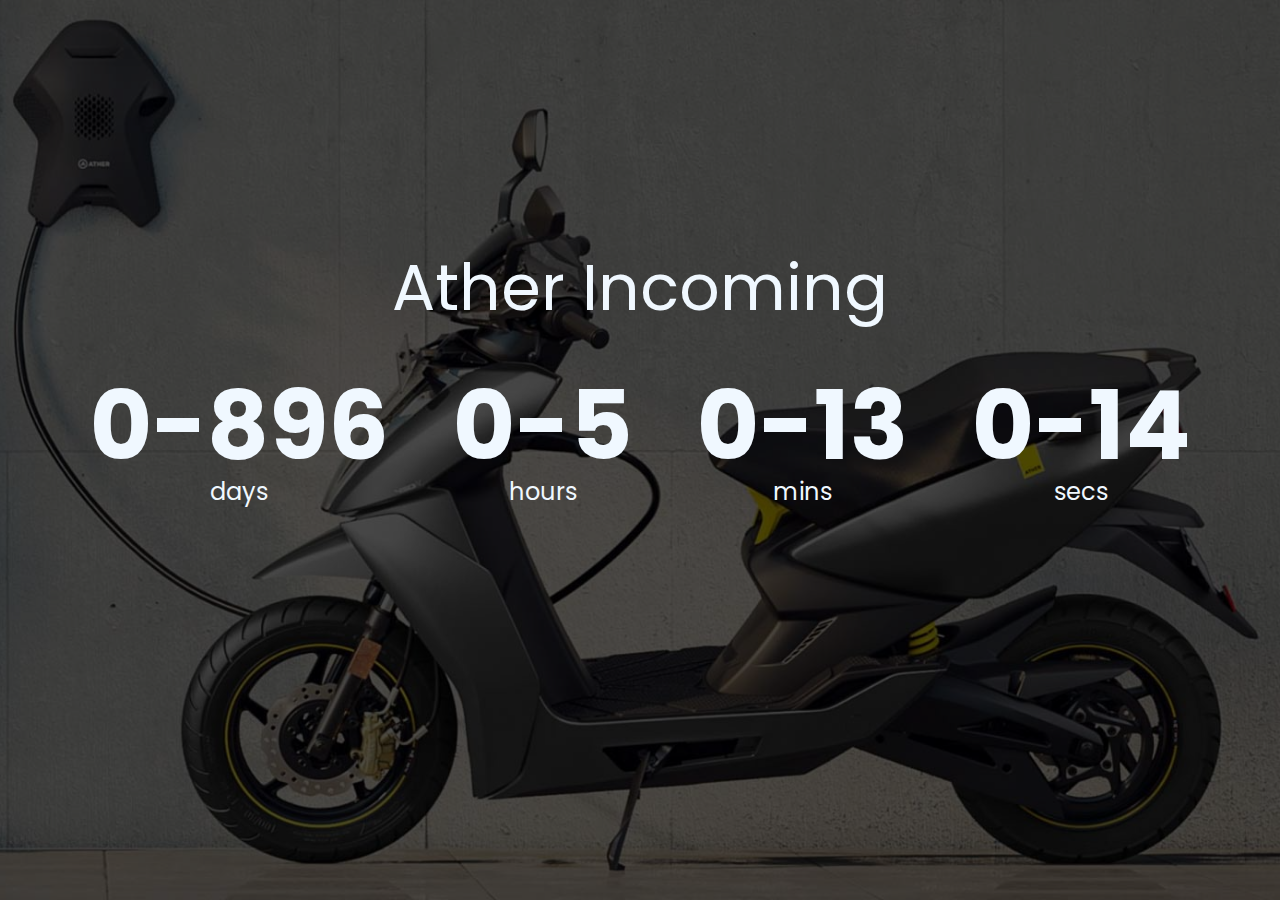
<file: JS projs/countdown-timer/index.html>
<!DOCTYPE html>
<html lang="en">
  <head>
    <meta charset="UTF-8" />
    <meta name="viewport" content="width=device-width, initial-scale=1.0" />
    <title>countdown-timer</title>
    <link rel="stylesheet" href="style.css" />
    <script src="script.js" defer></script>
  </head>
  <body>
    <h1>Ather Incoming</h1>
    <div class="countdown-container">
      <div class=" count-el days-c">
        <p class="big-text" id="days">0</p>
        <span>days</span>
      </div>
      <div class="count-el hours-c">
        <p class="big-text" id="hours">0</p>
        <span>hours</span>
      </div>
      <div class="count-el mins-c">
        <p class="big-text" id="mins">0</p>
        <span>mins</span>
      </div>
      <div class="count-el secs-c">
        <p class="big-text" id="secs">0</p>
        <span>secs</span>
      </div>
    </div>
  </body>
</html>
</file>
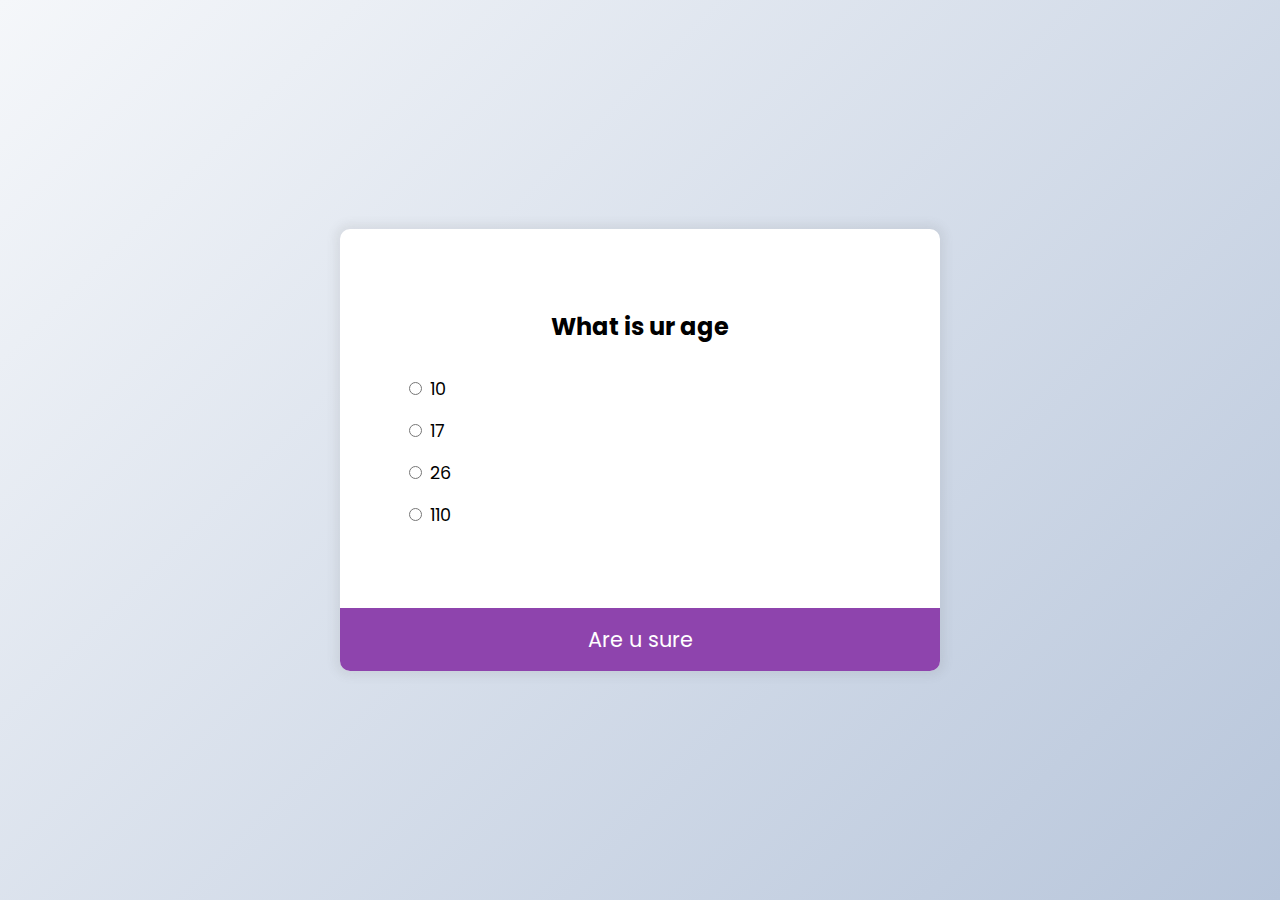
<file: JS projs/quiz-app/index.html>
<!DOCTYPE html>
<html lang="en">
  <head>
    <meta charset="UTF-8" />
    <meta name="viewport" content="width=device-width, initial-scale=1.0" />
    <title>Quiz-app</title>
    <link rel="stylesheet" href="style.css" />
    <script src="script.js" defer></script>
  </head>
  <body>
    <div class="quiz-container" id="quiz">
      <div class="quiz-header">
        <h2 id="question">Question text</h2>
        <ul>
          <li>
            <input type="radio" id="a" name="answer" class="ans">
            <label for="a" id="a_text">Question</label>
          </li>
          <li>
            <input type="radio" id="b" name="answer" class="ans">
            <label for="b" id="b_text">Question</label>
          </li>
          <li>
            <input type="radio" id="c" name="answer" class="ans">
            <label for="c" id="c_text">Question</label>
          </li>
          <li>
            <input type="radio" id="d" name="answer" class="ans">
            <label for="d" id="d_text">Question</label>
          </li>
          </ul>
        </div>
        <button id="submit" type="submit">Are u sure</button>
    </div>
  </body>
</html>
</file>
<file: JS projs/countdown-timer/style.css>
@import url('https://fonts.googleapis.com/css2?family=Poppins:ital,wght@0,100;0,200;0,300;0,400;0,500;0,600;0,700;0,800;0,900;1,100;1,200;1,300;1,400;1,500;1,600;1,700;1,800;1,900&display=swap');
* {
    box-sizing: border-box;
}

body{
    background-image:url('./img.jpg');
    background-size: cover;
    background-position: center center; 
    display: flex;
    flex-direction: column;
    align-items: center;
    min-height:  100vh;
    font-family: 'Poppins',sans-serif;
    margin: 0;
    color: aliceblue;
}

body::after {
    content: "";
    position: absolute;
    top: 0;
    left: 0;
    width: 100%;
    height: 100%;
    background: rgba(0, 0, 0, 0.7);
    z-index: -1;
  }

h1{
    font-weight: normal;
    font-size: 4rem;
    margin-top: 15rem;

}
.countdown-container{
    display: flex;
    flex-wrap: wrap;
    align-items: center;
    justify-content: center;
}

.big-text{
    font-weight: bold;
    font-size: 6rem;
    line-height:1;
    margin: 0 2rem;
}

.count-el {
    text-align: center;
}

.count-el span {
    font-size: 1.5rem;
}
</file>
<file: JS projs/quiz-app/style.css>
@import url('https://fonts.googleapis.com/css2?family=Poppins:ital,wght@0,100;0,200;0,300;0,400;0,500;0,600;0,700;0,800;0,900;1,100;1,200;1,300;1,400;1,500;1,600;1,700;1,800;1,900&display=swap');
* {
    box-sizing: border-box;
}

body{
    background-color: #b8c6db;
    background-image: linear-gradient(315deg,#b8c6db,#f5f7fa 100%);
    display: flex;
    align-items: center;
    justify-content: center;
    font-family: 'Poppins',sans-serif;
    margin: 0;
    min-height: 100vh;
}

.quiz-container{
    background-color: #fff;
    border-radius: 10px;
    box-shadow: 0 0 10px 5px rgba(100, 100, 100, 0.1);
    width: 600px;
    max-width: 100%;
    overflow: hidden;
}

.quiz-header{
    padding: 4rem;
}

h2{
    margin: 0;
    text-align: center;
    padding: 1rem;
}

ul{
    list-style-type:none ;
    padding: 0;
}

ul li{
    font-size: 1.1rem;
    margin: 1rem 0;
}

ul li label{
    cursor: pointer; 
}

button{
    background-color: #8e44ad;
    border:none;
    color: white;
    cursor: pointer;
    display: block;
    font-family: inherit;
    font-size: 1.3rem;
    width: 100%;
    padding: 1rem;
}

button:hover{
    background-color: #732d91;
}
</file>
